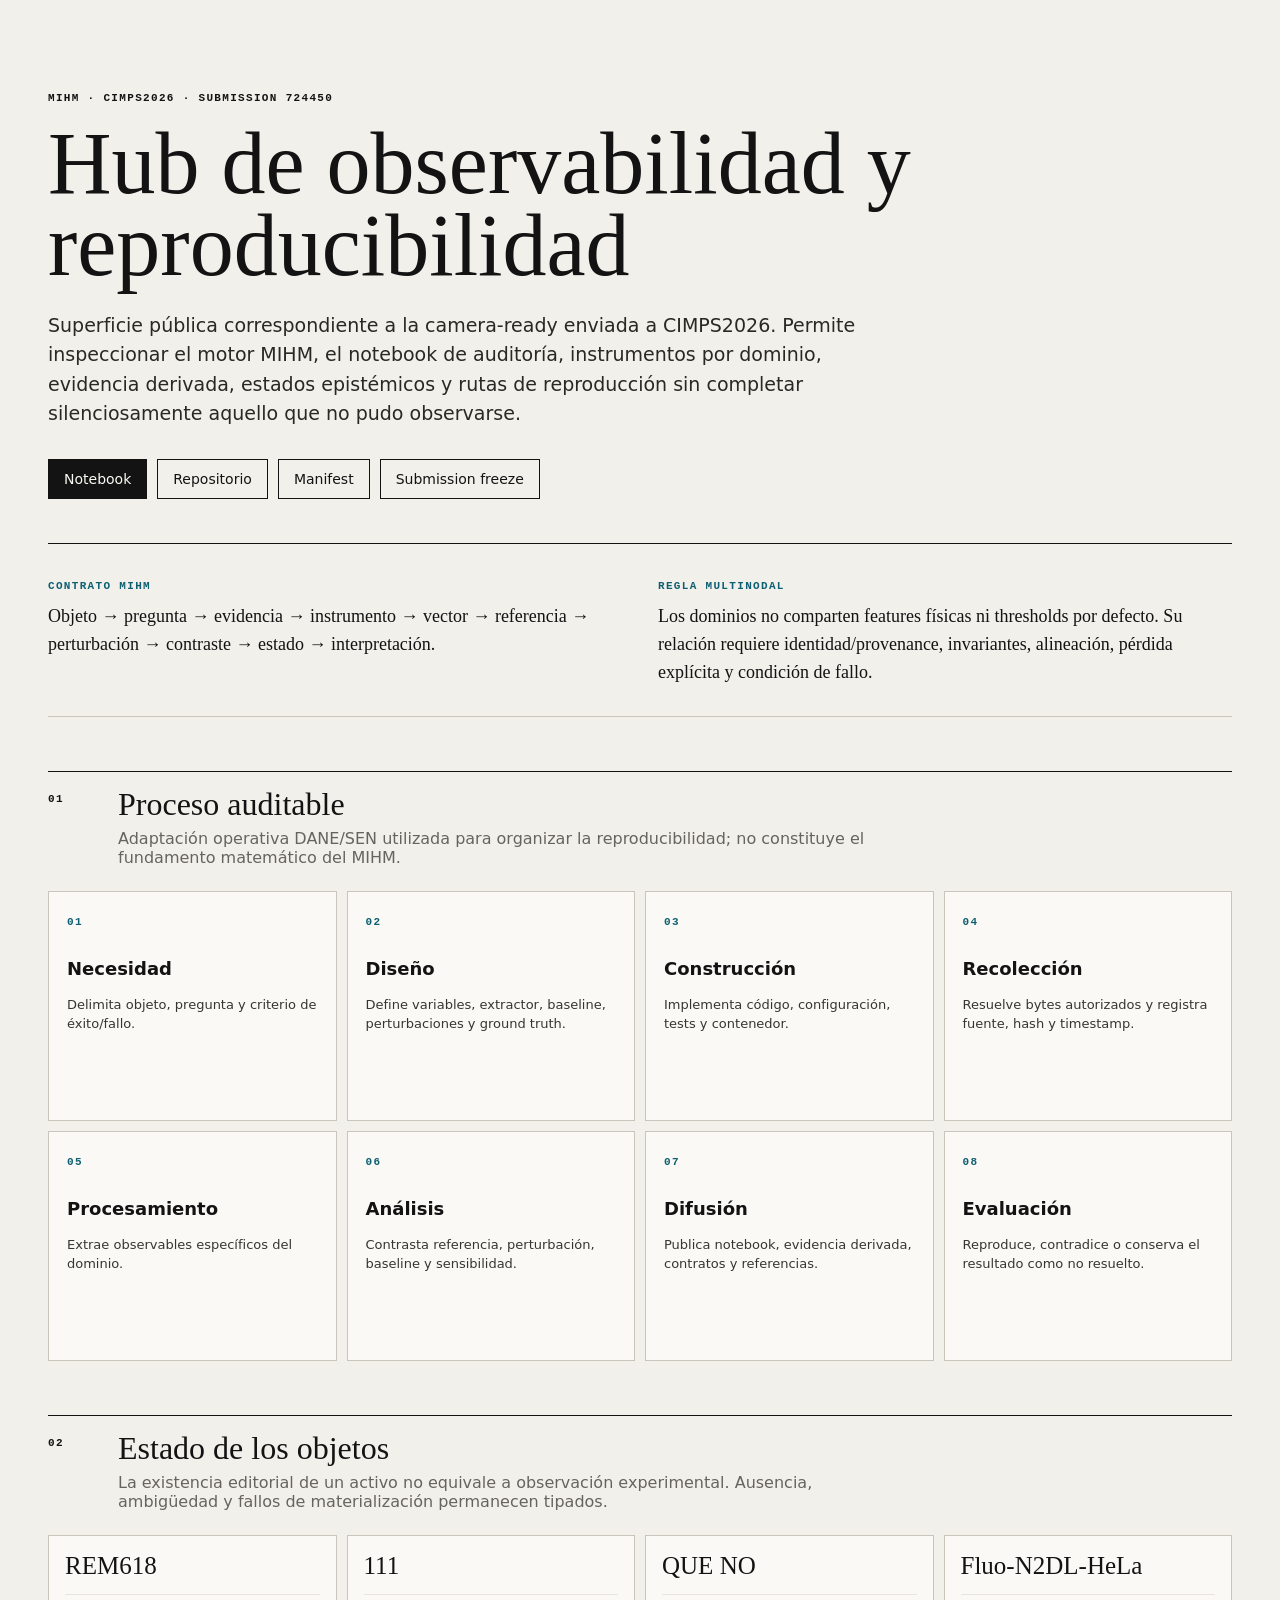
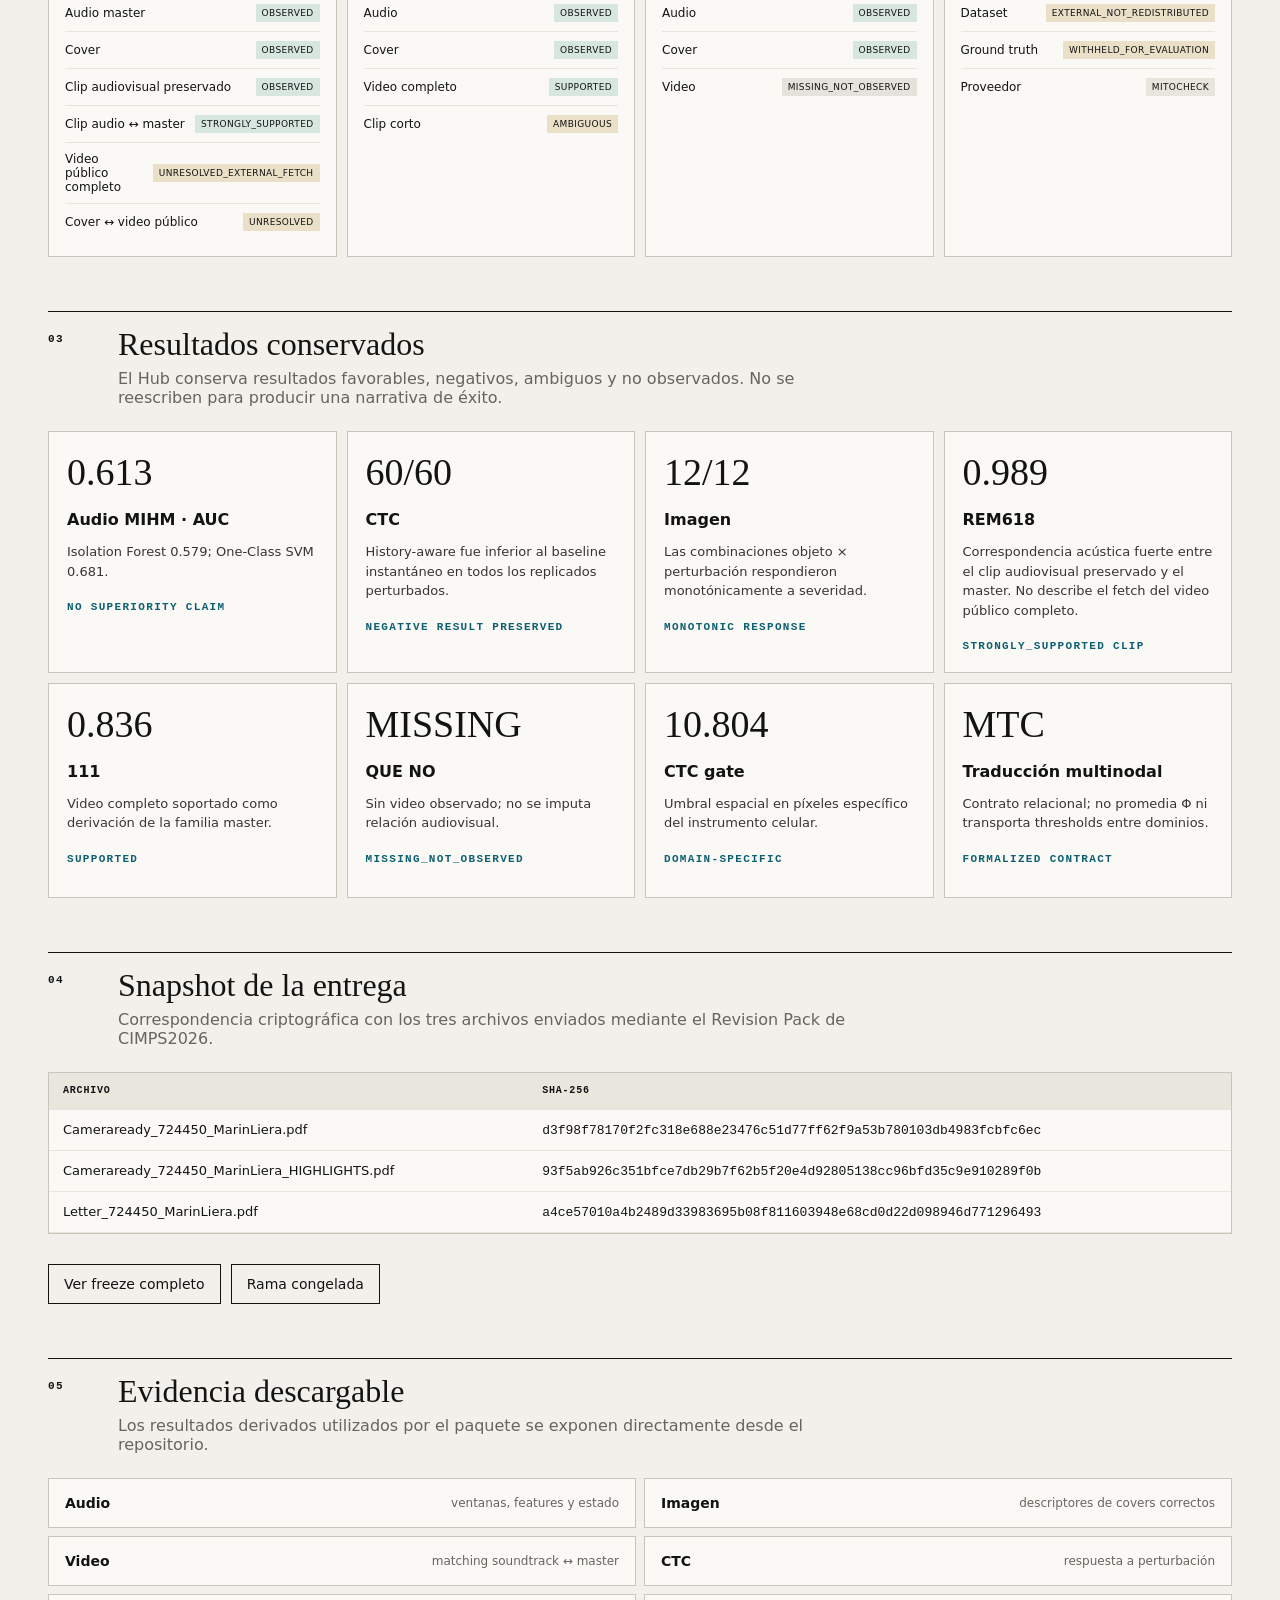
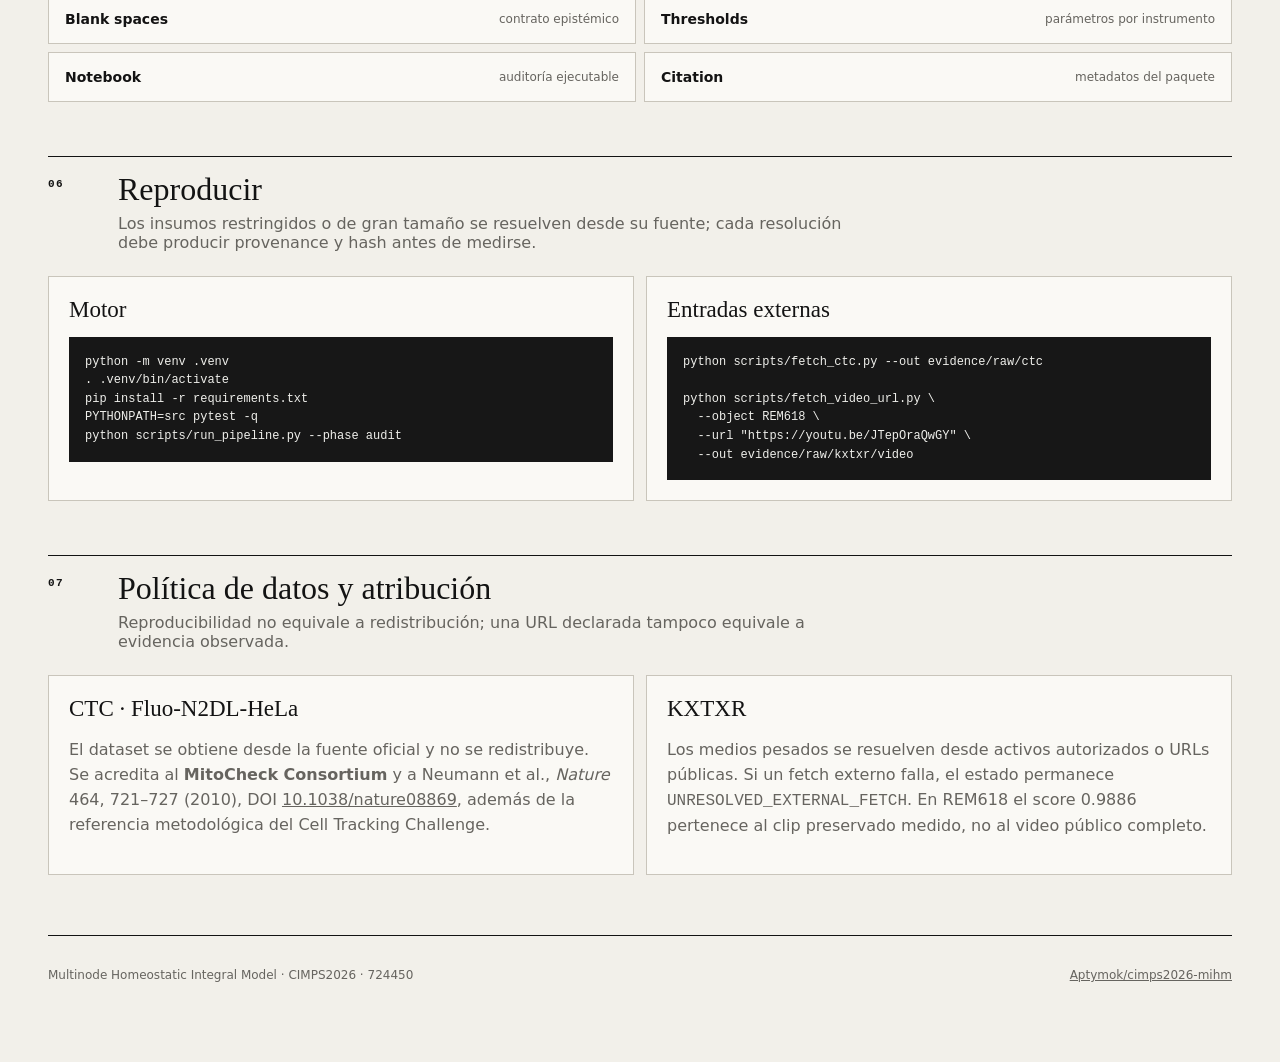
<file: hub/index.html>
<!doctype html><html lang="es"><head><meta charset="utf-8"><meta name="viewport" content="width=device-width,initial-scale=1"><title>MIHM · CIMPS2026 · Reproducibility Hub</title><meta name="description" content="Reproducibility Hub for the Multinode Homeostatic Integral Model (MIHM), CIMPS2026 submission 724450."><link rel="stylesheet" href="style.css"></head><body><main><header class="hero"><div class="eyebrow">MIHM · CIMPS2026 · Submission 724450</div><h1>Hub de observabilidad y reproducibilidad</h1><p class="lede">Superficie pública correspondiente a la camera-ready enviada a CIMPS2026. Permite inspeccionar el motor MIHM, el notebook de auditoría, instrumentos por dominio, evidencia derivada, estados epistémicos y rutas de reproducción sin completar silenciosamente aquello que no pudo observarse.</p><div class="hero-actions"><a class="button primary" href="https://github.com/Aptymok/cimps2026-mihm/blob/main/notebooks/MIHM_CIMPS2026_AUDIT.ipynb">Notebook</a><a class="button" href="https://github.com/Aptymok/cimps2026-mihm">Repositorio</a><a class="button" href="https://github.com/Aptymok/cimps2026-mihm/blob/main/evidence/manifest.json">Manifest</a><a class="button" href="https://github.com/Aptymok/cimps2026-mihm/blob/main/paper/submission/SUBMISSION_FREEZE.md">Submission freeze</a></div></header><section class="statement"><div><span class="label">Contrato MIHM</span><p>Objeto → pregunta → evidencia → instrumento → vector → referencia → perturbación → contraste → estado → interpretación.</p></div><div><span class="label">Regla multinodal</span><p>Los dominios no comparten features físicas ni thresholds por defecto. Su relación requiere identidad/provenance, invariantes, alineación, pérdida explícita y condición de fallo.</p></div></section><section><div class="section-head"><span class="index">01</span><div><h2>Proceso auditable</h2><p>Adaptación operativa DANE/SEN utilizada para organizar la reproducibilidad; no constituye el fundamento matemático del MIHM.</p></div></div><div class="phase-grid"><article class="phase"><span class="phase-no">01</span><h3>Necesidad</h3><p>Delimita objeto, pregunta y criterio de éxito/fallo.</p></article><article class="phase"><span class="phase-no">02</span><h3>Diseño</h3><p>Define variables, extractor, baseline, perturbaciones y ground truth.</p></article><article class="phase"><span class="phase-no">03</span><h3>Construcción</h3><p>Implementa código, configuración, tests y contenedor.</p></article><article class="phase"><span class="phase-no">04</span><h3>Recolección</h3><p>Resuelve bytes autorizados y registra fuente, hash y timestamp.</p></article><article class="phase"><span class="phase-no">05</span><h3>Procesamiento</h3><p>Extrae observables específicos del dominio.</p></article><article class="phase"><span class="phase-no">06</span><h3>Análisis</h3><p>Contrasta referencia, perturbación, baseline y sensibilidad.</p></article><article class="phase"><span class="phase-no">07</span><h3>Difusión</h3><p>Publica notebook, evidencia derivada, contratos y referencias.</p></article><article class="phase"><span class="phase-no">08</span><h3>Evaluación</h3><p>Reproduce, contradice o conserva el resultado como no resuelto.</p></article></div></section><section><div class="section-head"><span class="index">02</span><div><h2>Estado de los objetos</h2><p>La existencia editorial de un activo no equivale a observación experimental. Ausencia, ambigüedad y fallos de materialización permanecen tipados.</p></div></div><div class="object-grid"><article class="object-card"><div class="object-body"><h3>REM618</h3><div class="modality"><span>Audio master</span><span class="badge observed">OBSERVED</span></div><div class="modality"><span>Cover</span><span class="badge observed">OBSERVED</span></div><div class="modality"><span>Clip audiovisual preservado</span><span class="badge observed">OBSERVED</span></div><div class="modality"><span>Clip audio ↔ master</span><span class="badge strongly-supported">STRONGLY_SUPPORTED</span></div><div class="modality"><span>Video público completo</span><span class="badge unresolved">UNRESOLVED_EXTERNAL_FETCH</span></div><div class="modality"><span>Cover ↔ video público</span><span class="badge unresolved">UNRESOLVED</span></div></div></article><article class="object-card"><div class="object-body"><h3>111</h3><div class="modality"><span>Audio</span><span class="badge observed">OBSERVED</span></div><div class="modality"><span>Cover</span><span class="badge observed">OBSERVED</span></div><div class="modality"><span>Video completo</span><span class="badge supported">SUPPORTED</span></div><div class="modality"><span>Clip corto</span><span class="badge ambiguous-short-excerpt">AMBIGUOUS</span></div></div></article><article class="object-card"><div class="object-body"><h3>QUE NO</h3><div class="modality"><span>Audio</span><span class="badge observed">OBSERVED</span></div><div class="modality"><span>Cover</span><span class="badge observed">OBSERVED</span></div><div class="modality"><span>Video</span><span class="badge missing-not-observed">MISSING_NOT_OBSERVED</span></div></div></article><article class="object-card"><div class="object-body"><h3>Fluo-N2DL-HeLa</h3><div class="modality"><span>Dataset</span><span class="badge external-not-redistributed">EXTERNAL_NOT_REDISTRIBUTED</span></div><div class="modality"><span>Ground truth</span><span class="badge withheld-for-evaluation">WITHHELD_FOR_EVALUATION</span></div><div class="modality"><span>Proveedor</span><span class="badge">MITOCHECK</span></div></div></article></div></section><section><div class="section-head"><span class="index">03</span><div><h2>Resultados conservados</h2><p>El Hub conserva resultados favorables, negativos, ambiguos y no observados. No se reescriben para producir una narrativa de éxito.</p></div></div><div class="result-grid"><article class="result-card"><span class="result-value">0.613</span><h3>Audio MIHM · AUC</h3><p>Isolation Forest 0.579; One-Class SVM 0.681.</p><span class="result-status">NO SUPERIORITY CLAIM</span></article><article class="result-card"><span class="result-value">60/60</span><h3>CTC</h3><p>History-aware fue inferior al baseline instantáneo en todos los replicados perturbados.</p><span class="result-status">NEGATIVE RESULT PRESERVED</span></article><article class="result-card"><span class="result-value">12/12</span><h3>Imagen</h3><p>Las combinaciones objeto × perturbación respondieron monotónicamente a severidad.</p><span class="result-status">MONOTONIC RESPONSE</span></article><article class="result-card"><span class="result-value">0.989</span><h3>REM618</h3><p>Correspondencia acústica fuerte entre el clip audiovisual preservado y el master. No describe el fetch del video público completo.</p><span class="result-status">STRONGLY_SUPPORTED CLIP</span></article><article class="result-card"><span class="result-value">0.836</span><h3>111</h3><p>Video completo soportado como derivación de la familia master.</p><span class="result-status">SUPPORTED</span></article><article class="result-card"><span class="result-value">MISSING</span><h3>QUE NO</h3><p>Sin video observado; no se imputa relación audiovisual.</p><span class="result-status">MISSING_NOT_OBSERVED</span></article><article class="result-card"><span class="result-value">10.804</span><h3>CTC gate</h3><p>Umbral espacial en píxeles específico del instrumento celular.</p><span class="result-status">DOMAIN-SPECIFIC</span></article><article class="result-card"><span class="result-value">MTC</span><h3>Traducción multinodal</h3><p>Contrato relacional; no promedia Φ ni transporta thresholds entre dominios.</p><span class="result-status">FORMALIZED CONTRACT</span></article></div></section><section><div class="section-head"><span class="index">04</span><div><h2>Snapshot de la entrega</h2><p>Correspondencia criptográfica con los tres archivos enviados mediante el Revision Pack de CIMPS2026.</p></div></div><div class="table-wrap"><table><thead><tr><th>Archivo</th><th>SHA-256</th></tr></thead><tbody><tr><td>Cameraready_724450_MarinLiera.pdf</td><td><code>d3f98f78170f2fc318e688e23476c51d77ff62f9a53b780103db4983fcbfc6ec</code></td></tr><tr><td>Cameraready_724450_MarinLiera_HIGHLIGHTS.pdf</td><td><code>93f5ab926c351bfce7db29b7f62b5f20e4d92805138cc96bfd35c9e910289f0b</code></td></tr><tr><td>Letter_724450_MarinLiera.pdf</td><td><code>a4ce57010a4b2489d33983695b08f811603948e68cd0d22d098946d771296493</code></td></tr></tbody></table></div><div class="hero-actions"><a class="button" href="https://github.com/Aptymok/cimps2026-mihm/blob/main/paper/submission/SUBMISSION_FREEZE.md">Ver freeze completo</a><a class="button" href="https://github.com/Aptymok/cimps2026-mihm/tree/cimps2026-724450-camera-ready">Rama congelada</a></div></section><section><div class="section-head"><span class="index">05</span><div><h2>Evidencia descargable</h2><p>Los resultados derivados utilizados por el paquete se exponen directamente desde el repositorio.</p></div></div><div class="download-grid"><a class="download" href="https://raw.githubusercontent.com/Aptymok/cimps2026-mihm/main/evidence/derived/audio/audio_clean_summary.csv"><b>Audio</b><span>ventanas, features y estado</span></a><a class="download" href="https://raw.githubusercontent.com/Aptymok/cimps2026-mihm/main/evidence/derived/image/image_clean_newcovers.csv"><b>Imagen</b><span>descriptores de covers correctos</span></a><a class="download" href="https://raw.githubusercontent.com/Aptymok/cimps2026-mihm/main/evidence/derived/video/video_identity_summary_corrected.csv"><b>Video</b><span>matching soundtrack ↔ master</span></a><a class="download" href="https://raw.githubusercontent.com/Aptymok/cimps2026-mihm/main/evidence/derived/ctc/ctc_perturbation_sensitivity.csv"><b>CTC</b><span>respuesta a perturbación</span></a><a class="download" href="https://raw.githubusercontent.com/Aptymok/cimps2026-mihm/main/evidence/derived/blank_space_contract.csv"><b>Blank spaces</b><span>contrato epistémico</span></a><a class="download" href="https://raw.githubusercontent.com/Aptymok/cimps2026-mihm/main/evidence/derived/instrument_threshold_taxonomy.csv"><b>Thresholds</b><span>parámetros por instrumento</span></a><a class="download" href="https://github.com/Aptymok/cimps2026-mihm/blob/main/notebooks/MIHM_CIMPS2026_AUDIT.ipynb"><b>Notebook</b><span>auditoría ejecutable</span></a><a class="download" href="https://github.com/Aptymok/cimps2026-mihm/blob/main/CITATION.cff"><b>Citation</b><span>metadatos del paquete</span></a></div></section><section><div class="section-head"><span class="index">06</span><div><h2>Reproducir</h2><p>Los insumos restringidos o de gran tamaño se resuelven desde su fuente; cada resolución debe producir provenance y hash antes de medirse.</p></div></div><div class="split"><article class="panel"><h3>Motor</h3><pre><code>python -m venv .venv
. .venv/bin/activate
pip install -r requirements.txt
PYTHONPATH=src pytest -q
python scripts/run_pipeline.py --phase audit</code></pre></article><article class="panel"><h3>Entradas externas</h3><pre><code>python scripts/fetch_ctc.py --out evidence/raw/ctc

python scripts/fetch_video_url.py \
  --object REM618 \
  --url "https://youtu.be/JTepOraQwGY" \
  --out evidence/raw/kxtxr/video</code></pre></article></div></section><section><div class="section-head"><span class="index">07</span><div><h2>Política de datos y atribución</h2><p>Reproducibilidad no equivale a redistribución; una URL declarada tampoco equivale a evidencia observada.</p></div></div><div class="policy-grid"><article class="panel"><h3>CTC · Fluo-N2DL-HeLa</h3><p>El dataset se obtiene desde la fuente oficial y no se redistribuye. Se acredita al <b>MitoCheck Consortium</b> y a Neumann et al., <i>Nature</i> 464, 721–727 (2010), DOI <a href="https://doi.org/10.1038/nature08869">10.1038/nature08869</a>, además de la referencia metodológica del Cell Tracking Challenge.</p></article><article class="panel"><h3>KXTXR</h3><p>Los medios pesados se resuelven desde activos autorizados o URLs públicas. Si un fetch externo falla, el estado permanece <code>UNRESOLVED_EXTERNAL_FETCH</code>. En REM618 el score 0.9886 pertenece al clip preservado medido, no al video público completo.</p></article></div></section><footer><p>Multinode Homeostatic Integral Model · CIMPS2026 · 724450</p><p><a href="https://github.com/Aptymok/cimps2026-mihm">Aptymok/cimps2026-mihm</a></p></footer></main></body></html>
</file>
<file: hub/style.css>
:root{--bg:#f2f0ea;--paper:#faf9f5;--ink:#131313;--muted:#66645f;--line:#c9c5bb;--accent:#0d5f71;font-family:Inter,ui-sans-serif,system-ui,-apple-system,BlinkMacSystemFont,"Segoe UI",sans-serif;color:var(--ink);background:var(--bg)}*{box-sizing:border-box}html{scroll-behavior:smooth}body{margin:0;background:var(--bg);color:var(--ink)}a{color:inherit}main{max-width:1240px;margin:0 auto;padding:40px 28px 72px}.hero{padding:52px 0 44px;border-bottom:1px solid var(--ink)}.eyebrow,.label,.index,.phase-no,.result-status{font:600 11px/1.2 ui-monospace,SFMono-Regular,Menlo,monospace;letter-spacing:.12em;text-transform:uppercase}.hero h1{font-family:Georgia,"Times New Roman",serif;font-weight:400;font-size:clamp(44px,7vw,88px);line-height:.93;max-width:1050px;margin:18px 0 24px}.lede{max-width:840px;font-size:19px;line-height:1.55;color:#292825}.hero-actions{display:flex;flex-wrap:wrap;gap:10px;margin-top:30px}.button{display:inline-block;text-decoration:none;border:1px solid var(--ink);padding:11px 15px;background:transparent;font-size:14px}.button.primary{background:var(--ink);color:var(--paper)}.statement{display:grid;grid-template-columns:1fr 1fr;gap:36px;padding:30px 0;border-bottom:1px solid var(--line)}.statement p{font-family:Georgia,"Times New Roman",serif;font-size:18px;line-height:1.55;margin:10px 0 0}.label{color:var(--accent)}section{padding:54px 0 0}.section-head{display:grid;grid-template-columns:52px 1fr;gap:18px;border-top:1px solid var(--ink);padding-top:14px;margin-bottom:24px}.section-head h2{font-family:Georgia,"Times New Roman",serif;font-size:32px;font-weight:400;margin:0 0 6px}.section-head p{color:var(--muted);margin:0;max-width:760px}.index{padding-top:7px}.phase-grid,.object-grid,.result-grid{display:grid;grid-template-columns:repeat(4,1fr);gap:10px}.phase,.panel,.result-card,.object-card,.download{background:var(--paper);border:1px solid var(--line)}.phase{padding:18px;min-height:230px}.phase-no{color:var(--accent)}.phase h3{margin:28px 0 16px;font-size:18px}.phase p,.object-body p,.result-card p{font-size:13px;line-height:1.5;color:#363531}.object-body{padding:16px}.object-body h3{font-family:Georgia,serif;font-size:25px;font-weight:400;margin:0 0 14px}.modality{display:flex;justify-content:space-between;gap:10px;align-items:center;border-top:1px solid #e8e5dc;padding:9px 0;font-size:12px}.badge{display:inline-block;padding:4px 6px;background:#e8e5dc;font-size:9px;letter-spacing:.04em}.badge.observed,.badge.supported,.badge.strongly-supported,.badge.derived{background:#d7e6df}.badge.missing-not-observed,.badge.not-applicable{background:#e5e2dc}.badge.unresolved,.badge.ambiguous-short-excerpt,.badge.external-not-redistributed,.badge.withheld-for-evaluation{background:#eadfc7}.result-card{padding:18px;min-height:215px}.result-value{font-family:Georgia,serif;font-size:38px}.result-card h3{margin:16px 0 8px;font-size:16px}.result-status{display:block;margin-top:20px;color:var(--accent)}.table-wrap{overflow:auto;border:1px solid var(--line);background:var(--paper)}table{border-collapse:collapse;width:100%;font-size:13px}th,td{text-align:left;vertical-align:top;padding:12px 14px;border-bottom:1px solid #e8e5dc}th{font:600 10px/1.2 ui-monospace,monospace;letter-spacing:.08em;text-transform:uppercase;background:#e9e6dd}.split,.policy-grid{display:grid;grid-template-columns:1fr 1fr;gap:12px}.panel{padding:20px}.panel h3{font-family:Georgia,serif;font-weight:400;font-size:23px;margin:0 0 14px}.panel p{line-height:1.55;color:var(--muted)}pre{margin:0;overflow:auto;background:#171717;color:#efefeb;padding:16px;font-size:12px;line-height:1.55}.download-grid{display:grid;grid-template-columns:repeat(2,1fr);gap:8px}.download{text-decoration:none;padding:16px;display:flex;justify-content:space-between;gap:20px;align-items:center}.download:hover{border-color:var(--ink)}.download b{font-size:14px}.download span{font-size:12px;color:var(--muted);text-align:right}footer{border-top:1px solid var(--ink);margin-top:60px;padding-top:20px;display:flex;justify-content:space-between;font-size:12px;color:var(--muted)}code{font-family:ui-monospace,SFMono-Regular,Menlo,monospace}@media(max-width:960px){.phase-grid,.object-grid,.result-grid{grid-template-columns:repeat(2,1fr)}.statement{grid-template-columns:1fr}}@media(max-width:640px){main{padding:24px 16px 48px}.hero{padding-top:28px}.phase-grid,.object-grid,.result-grid,.split,.policy-grid,.download-grid{grid-template-columns:1fr}.section-head{grid-template-columns:36px 1fr}.download{align-items:flex-start;flex-direction:column}.download span{text-align:left}footer{display:block}}
</file>
